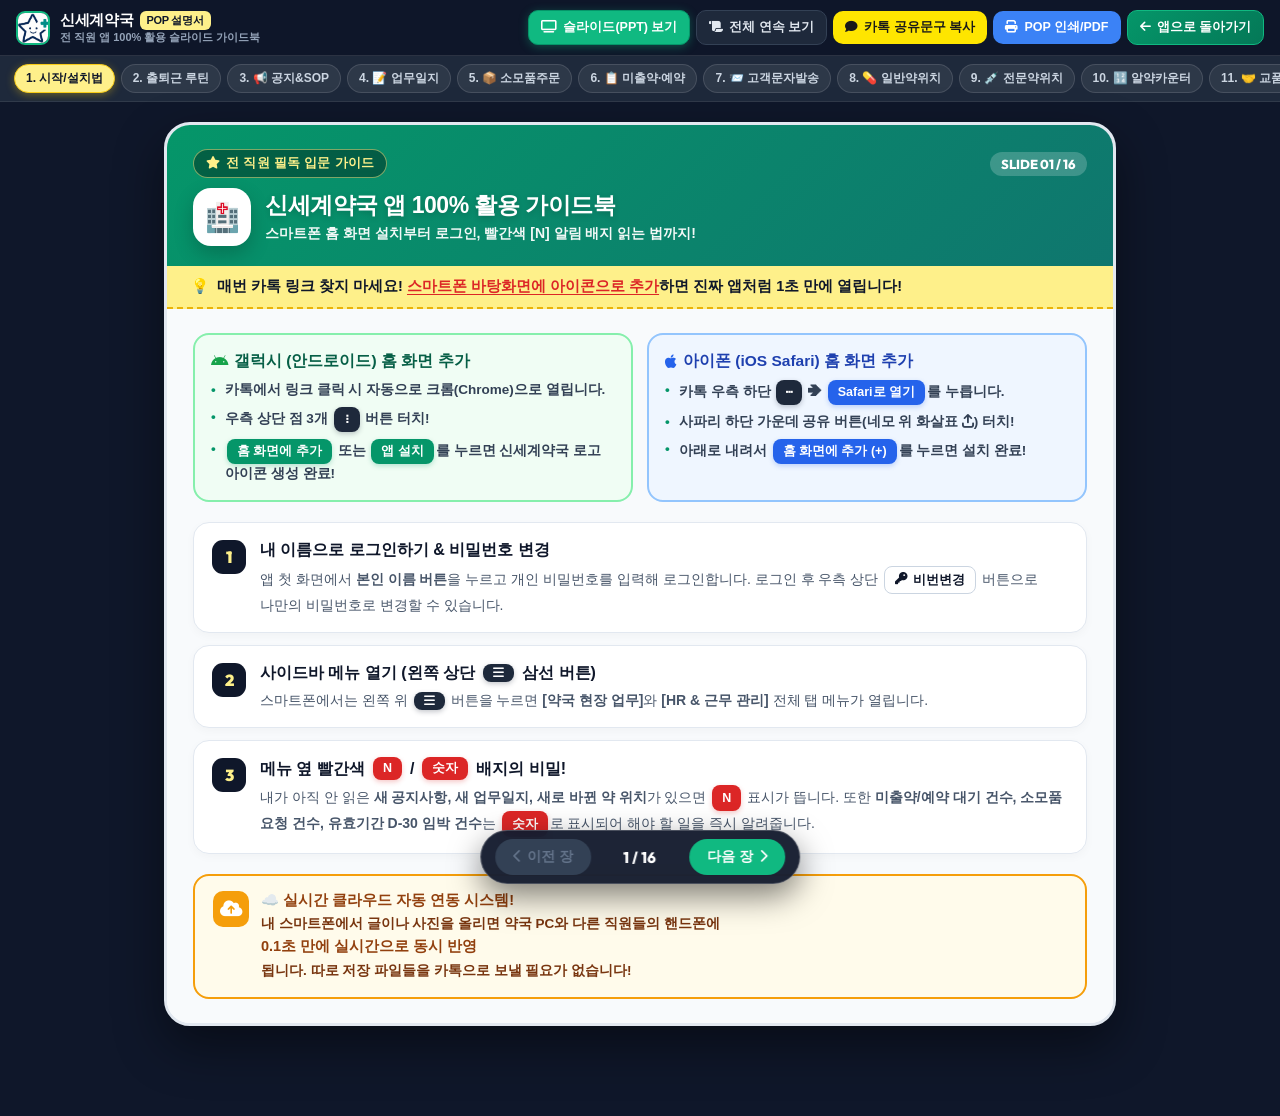
<file: guide.html>
<!DOCTYPE html>
<html lang="ko">
<head>
  <meta charset="UTF-8">
  <meta http-equiv="Cache-Control" content="no-cache, no-store, must-revalidate, max-age=0">
  <meta name="viewport" content="width=device-width, initial-scale=1.0, maximum-scale=1.0, user-scalable=no">
  <title>📘 신세계약국 앱 전 직원 활용 가이드 (POP 슬라이드북)</title>
  <meta name="description" content="신세계약국 HR/OPS 플랫폼 전 탭 상세 사용 설명서 - 출퇴근 루틴, 위치 검색, 미출약 문자, 교품/반품, 근무표/연차 가이드">

  <!-- 파비콘 & 홈화면 아이콘 -->
  <link rel="icon" type="image/jpeg" href="https://garuemma1.github.io/shinsegae_app/logo.jpg">
  <link rel="apple-touch-icon" href="https://garuemma1.github.io/shinsegae_app/logo.jpg">
  <meta name="theme-color" content="#059669">

  <!-- 카카오톡 공유 미리보기 (OpenGraph) -->
  <meta property="og:type" content="website">
  <meta property="og:url" content="https://garuemma1.github.io/shinsegae_app/guide.html">
  <meta property="og:site_name" content="신세계약국 스마트 가이드">
  <meta property="og:locale" content="ko_KR">
  <meta property="og:title" content="📘 [필독] 신세계약국 앱 전 직원 사용설명서 (POP 슬라이드)">
  <meta property="og:description" content="각 탭별 세부 사용법 안내 · 스마트폰으로 옆으로 넘기며 바로 보는 실무 매뉴얼">
  <meta property="og:image" content="https://garuemma1.github.io/shinsegae_app/logo.jpg">

  <!-- 폰트 & 아이콘 -->
  <link rel="stylesheet" href="https://cdnjs.cloudflare.com/ajax/libs/font-awesome/6.4.0/css/all.min.css">
  <link href="https://fonts.googleapis.com/css2?family=Pretendard:wght@400;500;600;700;800;900&family=Outfit:wght@600;700;800;900&display=swap" rel="stylesheet">

  <style>
    :root {
      --primary: #059669;
      --primary-dark: #047857;
      --primary-light: #ecfdf5;
      --accent-yellow: #fef08a;
      --accent-amber: #f59e0b;
      --accent-red: #ef4444;
      --accent-blue: #2563eb;
      --accent-purple: #7c3aed;
      --dark: #0f172a;
      --slate: #475569;
      --border: #e2e8f0;
    }

    * {
      box-sizing: border-box;
      margin: 0;
      padding: 0;
      -webkit-tap-highlight-color: transparent;
    }

    body {
      font-family: 'Pretendard', -apple-system, BlinkMacSystemFont, "Segoe UI", Roboto, sans-serif;
      background: #0f172a;
      color: #0f172a;
      min-height: 100vh;
      display: flex;
      flex-direction: column;
      overflow-x: hidden;
      word-break: keep-all;
    }

    /* ─── 상단 컨트롤 바 ─── */
    .guide-topbar {
      position: sticky;
      top: 0;
      z-index: 1000;
      background: rgba(15, 23, 42, 0.95);
      backdrop-filter: blur(12px);
      border-bottom: 1px solid rgba(255, 255, 255, 0.12);
      padding: 10px 16px;
      display: flex;
      align-items: center;
      justify-content: space-between;
      gap: 10px;
      flex-wrap: wrap;
    }

    .topbar-brand {
      display: flex;
      align-items: center;
      gap: 10px;
      color: #ffffff;
      text-decoration: none;
    }

    .topbar-brand img {
      width: 34px;
      height: 34px;
      border-radius: 9px;
      object-fit: cover;
      border: 2px solid #10b981;
    }

    .topbar-brand-text h1 {
      font-size: 15px;
      font-weight: 900;
      letter-spacing: -0.3px;
      display: flex;
      align-items: center;
      gap: 6px;
    }

    .topbar-brand-text p {
      font-size: 11px;
      color: #94a3b8;
      font-weight: 600;
    }

    .topbar-actions {
      display: flex;
      align-items: center;
      gap: 6px;
      flex-wrap: wrap;
    }

    .top-btn {
      border: none;
      border-radius: 10px;
      padding: 8px 12px;
      font-size: 12.5px;
      font-weight: 800;
      cursor: pointer;
      display: inline-flex;
      align-items: center;
      gap: 6px;
      transition: all 0.2s;
      text-decoration: none;
      white-space: nowrap;
    }

    .top-btn-mode {
      background: #1e293b;
      color: #e2e8f0;
      border: 1px solid #334155;
    }
    .top-btn-mode.active {
      background: #10b981;
      color: #ffffff;
      border-color: #059669;
      box-shadow: 0 2px 10px rgba(16, 185, 129, 0.35);
    }

    .top-btn-kakao {
      background: #fee500;
      color: #191919;
    }
    .top-btn-kakao:hover {
      background: #fada0a;
    }

    .top-btn-print {
      background: #3b82f6;
      color: #ffffff;
    }

    .top-btn-app {
      background: linear-gradient(135deg, #059669 0%, #047857 100%);
      color: #ffffff;
      border: 1px solid #10b981;
    }

    /* ─── 빠른 목차 칩 네비게이션 바 ─── */
    .quick-index-bar {
      background: #1e293b;
      border-bottom: 1px solid rgba(255, 255, 255, 0.08);
      padding: 8px 14px;
      display: flex;
      align-items: center;
      gap: 6px;
      overflow-x: auto;
      scrollbar-width: none;
    }
    .quick-index-bar::-webkit-scrollbar {
      display: none;
    }

    .index-chip {
      background: rgba(255, 255, 255, 0.07);
      color: #cbd5e1;
      border: 1px solid rgba(255, 255, 255, 0.12);
      padding: 5px 11px;
      border-radius: 999px;
      font-size: 12px;
      font-weight: 700;
      white-space: nowrap;
      cursor: pointer;
      transition: all 0.18s;
    }
    .index-chip:hover {
      background: rgba(255, 255, 255, 0.15);
      color: #ffffff;
    }
    .index-chip.active {
      background: #fef08a;
      color: #0f172a;
      border-color: #facc15;
      font-weight: 900;
      box-shadow: 0 2px 8px rgba(250, 204, 21, 0.35);
    }

    /* ─── 메인 슬라이드 스테이지 ─── */
    .stage-wrapper {
      flex: 1;
      display: flex;
      flex-direction: column;
      align-items: center;
      justify-content: flex-start;
      padding: 20px 14px 90px 14px;
      max-width: 980px;
      width: 100%;
      margin: 0 auto;
    }

    /* 슬라이드(PPT) 모드 vs 전체 스크롤 모드 */
    body.mode-slide .pop-slide {
      display: none;
      animation: slideFadeIn 0.28s ease-out;
    }
    body.mode-slide .pop-slide.active {
      display: flex;
    }

    body.mode-scroll .pop-slide {
      display: flex;
      margin-bottom: 32px;
    }

    @keyframes slideFadeIn {
      from { opacity: 0; transform: translateY(8px); }
      to { opacity: 1; transform: translateY(0); }
    }

    /* ─── 개별 POP 슬라이드 카드 ─── */
    .pop-slide {
      width: 100%;
      background: #ffffff;
      border-radius: 26px;
      overflow: hidden;
      box-shadow: 0 20px 50px rgba(0, 0, 0, 0.45);
      border: 3px solid #e2e8f0;
      flex-direction: column;
      position: relative;
    }

    /* POP 슬라이드 헤더 배너 */
    .pop-header {
      padding: 24px 26px 20px 26px;
      color: #ffffff;
      position: relative;
      overflow: hidden;
    }

    .pop-header-top {
      display: flex;
      align-items: center;
      justify-content: space-between;
      gap: 10px;
      margin-bottom: 10px;
    }

    .pop-step-badge {
      display: inline-flex;
      align-items: center;
      gap: 6px;
      background: rgba(0, 0, 0, 0.35);
      backdrop-filter: blur(4px);
      color: #fef08a;
      font-weight: 900;
      font-size: 12.5px;
      padding: 5px 12px;
      border-radius: 999px;
      border: 1.5px solid rgba(254, 240, 138, 0.5);
      letter-spacing: 0.3px;
    }

    .pop-slide-number {
      font-family: 'Outfit', sans-serif;
      font-size: 13px;
      font-weight: 800;
      background: rgba(255, 255, 255, 0.2);
      padding: 4px 11px;
      border-radius: 999px;
    }

    .pop-title-row {
      display: flex;
      align-items: center;
      gap: 14px;
    }

    .pop-big-icon {
      width: 58px;
      height: 58px;
      border-radius: 18px;
      background: #ffffff;
      display: flex;
      align-items: center;
      justify-content: center;
      font-size: 28px;
      flex-shrink: 0;
      box-shadow: 0 8px 20px rgba(0, 0, 0, 0.2);
    }

    .pop-title-text h2 {
      font-size: 23px;
      font-weight: 900;
      line-height: 1.25;
      letter-spacing: -0.5px;
      text-shadow: 0 2px 6px rgba(0,0,0,0.2);
    }

    .pop-title-text p {
      font-size: 14px;
      font-weight: 600;
      opacity: 0.95;
      margin-top: 4px;
      line-height: 1.4;
    }

    /* POP 캐치프레이즈 띠배너 */
    .pop-catchphrase {
      background: #fef08a;
      color: #0f172a;
      padding: 11px 24px;
      font-size: 14.5px;
      font-weight: 900;
      border-bottom: 2px dashed #eab308;
      display: flex;
      align-items: center;
      gap: 8px;
    }

    .pop-catchphrase .hl-red {
      color: #dc2626;
      text-decoration: underline;
      text-underline-offset: 3px;
    }

    /* POP 본문 영역 */
    .pop-body {
      padding: 24px 26px;
      display: flex;
      flex-direction: column;
      gap: 20px;
      background: #f8fafc;
    }

    /* 상황 박스 (언제 쓰나요?) */
    .when-box {
      background: #ffffff;
      border-radius: 18px;
      padding: 16px 20px;
      border: 2px solid #cbd5e1;
      box-shadow: 0 4px 12px rgba(15, 23, 42, 0.03);
    }

    .section-tag {
      display: inline-flex;
      align-items: center;
      gap: 6px;
      font-size: 13px;
      font-weight: 900;
      padding: 4px 12px;
      border-radius: 8px;
      margin-bottom: 12px;
    }

    .tag-when {
      background: #dbeafe;
      color: #1e40af;
    }

    .tag-how {
      background: #dcfce7;
      color: #166534;
    }

    .tag-tip {
      background: #fef3c7;
      color: #92400e;
    }

    .when-grid {
      display: grid;
      grid-template-columns: repeat(auto-fit, minmax(220px, 1fr));
      gap: 10px;
    }

    .when-item {
      background: #f1f5f9;
      border-radius: 12px;
      padding: 11px 14px;
      font-size: 13.5px;
      font-weight: 700;
      color: #1e293b;
      display: flex;
      align-items: flex-start;
      gap: 8px;
      line-height: 1.45;
      border-left: 4px solid #3b82f6;
    }

    /* Step-by-Step 사용 설명 리스트 */
    .steps-container {
      display: flex;
      flex-direction: column;
      gap: 12px;
    }

    .step-card {
      background: #ffffff;
      border-radius: 16px;
      padding: 16px 18px;
      border: 1.5px solid #e2e8f0;
      display: flex;
      align-items: flex-start;
      gap: 14px;
      box-shadow: 0 3px 10px rgba(15, 23, 42, 0.03);
      transition: transform 0.15s;
    }

    .step-num {
      width: 34px;
      height: 34px;
      border-radius: 11px;
      background: #0f172a;
      color: #fef08a;
      font-family: 'Outfit', sans-serif;
      font-size: 16px;
      font-weight: 900;
      display: flex;
      align-items: center;
      justify-content: center;
      flex-shrink: 0;
      margin-top: 1px;
    }

    .step-content {
      flex: 1;
    }

    .step-content h4 {
      font-size: 16px;
      font-weight: 900;
      color: #0f172a;
      margin-bottom: 5px;
      display: flex;
      align-items: center;
      flex-wrap: wrap;
      gap: 6px;
      line-height: 1.35;
    }

    .step-content p {
      font-size: 14px;
      color: #475569;
      line-height: 1.6;
      font-weight: 500;
    }

    /* 실제 앱 버튼 모형 (UI Mockup Pill) */
    .ui-btn-mock {
      display: inline-flex;
      align-items: center;
      gap: 5px;
      padding: 3px 10px;
      border-radius: 8px;
      font-size: 12.5px;
      font-weight: 800;
      background: #059669;
      color: #ffffff;
      box-shadow: 0 2px 5px rgba(5, 150, 105, 0.25);
      vertical-align: middle;
      margin: 0 2px;
    }
    .ui-btn-mock.blue { background: #2563eb; box-shadow: 0 2px 5px rgba(37, 99, 235, 0.25); }
    .ui-btn-mock.amber { background: #d97706; box-shadow: 0 2px 5px rgba(217, 119, 6, 0.25); }
    .ui-btn-mock.red { background: #dc2626; box-shadow: 0 2px 5px rgba(220, 38, 38, 0.25); }
    .ui-btn-mock.purple { background: #7c3aed; box-shadow: 0 2px 5px rgba(124, 58, 237, 0.25); }
    .ui-btn-mock.dark { background: #1e293b; box-shadow: 0 2px 5px rgba(30, 41, 59, 0.25); }
    .ui-btn-mock.outline {
      background: #ffffff;
      color: #0f172a;
      border: 1.5px solid #cbd5e1;
      box-shadow: none;
    }

    /* 형광펜 강조 효과 */
    .mark-yellow {
      background: linear-gradient(transparent 55%, #fef08a 55%);
      font-weight: 800;
      color: #0f172a;
      padding: 0 2px;
    }
    .mark-green {
      background: linear-gradient(transparent 55%, #bbf7d0 55%);
      font-weight: 800;
      color: #065f46;
      padding: 0 2px;
    }

    /* POP 하단 핵심 팁 스티커 박스 */
    .pop-tip-box {
      background: #fffbeb;
      border: 2px solid #f59e0b;
      border-radius: 16px;
      padding: 15px 18px;
      display: flex;
      align-items: flex-start;
      gap: 12px;
    }

    .pop-tip-icon {
      width: 36px;
      height: 36px;
      border-radius: 10px;
      background: #f59e0b;
      color: #ffffff;
      display: flex;
      align-items: center;
      justify-content: center;
      font-size: 18px;
      flex-shrink: 0;
    }

    .pop-tip-text {
      flex: 1;
    }

    .pop-tip-text strong {
      display: block;
      font-size: 14.5px;
      font-weight: 900;
      color: #92400e;
      margin-bottom: 4px;
    }

    .pop-tip-text p {
      font-size: 13.5px;
      color: #78350f;
      line-height: 1.55;
      font-weight: 600;
    }

    /* 2단 비교 그리드 */
    .two-col-grid {
      display: grid;
      grid-template-columns: repeat(auto-fit, minmax(260px, 1fr));
      gap: 14px;
    }

    .mini-pop-card {
      background: #ffffff;
      border: 2px solid #e2e8f0;
      border-radius: 16px;
      padding: 16px;
    }

    .mini-pop-card h4 {
      font-size: 15.5px;
      font-weight: 900;
      margin-bottom: 8px;
      display: flex;
      align-items: center;
      gap: 6px;
    }

    .mini-pop-card ul {
      list-style: none;
      display: flex;
      flex-direction: column;
      gap: 7px;
    }

    .mini-pop-card li {
      font-size: 13.5px;
      color: #334155;
      line-height: 1.5;
      font-weight: 600;
      padding-left: 14px;
      position: relative;
    }
    .mini-pop-card li::before {
      content: "•";
      position: absolute;
      left: 0;
      color: #059669;
      font-weight: 900;
    }

    /* ─── 하단 고정 슬라이드 리모컨 (PPT 네비게이터) ─── */
    .slide-remote {
      position: fixed;
      bottom: 16px;
      left: 50%;
      transform: translateX(-50%);
      z-index: 1000;
      background: rgba(15, 23, 42, 0.94);
      backdrop-filter: blur(12px);
      border: 1.5px solid rgba(255, 255, 255, 0.2);
      border-radius: 999px;
      padding: 8px 14px;
      display: flex;
      align-items: center;
      gap: 14px;
      box-shadow: 0 12px 32px rgba(0, 0, 0, 0.5);
    }

    body.mode-scroll .slide-remote {
      display: none;
    }

    .remote-btn {
      background: #10b981;
      color: #ffffff;
      border: none;
      border-radius: 999px;
      padding: 9px 18px;
      font-size: 13.5px;
      font-weight: 900;
      cursor: pointer;
      display: flex;
      align-items: center;
      gap: 6px;
      transition: all 0.15s;
    }
    .remote-btn:hover {
      background: #059669;
    }
    .remote-btn:disabled {
      background: #334155;
      color: #64748b;
      cursor: not-allowed;
    }

    .remote-status {
      color: #ffffff;
      font-family: 'Outfit', sans-serif;
      font-size: 15px;
      font-weight: 800;
      min-width: 70px;
      text-align: center;
    }

    /* 토스트 알림 */
    #guide-toast {
      position: fixed;
      top: 76px;
      left: 50%;
      transform: translateX(-50%);
      background: #0f172a;
      color: #fef08a;
      border: 2px solid #facc15;
      padding: 12px 22px;
      border-radius: 16px;
      font-size: 13.5px;
      font-weight: 800;
      z-index: 9999;
      box-shadow: 0 12px 30px rgba(0,0,0,0.45);
      display: none;
      text-align: center;
      max-width: 92vw;
    }

    /* ─── 모바일 최적화 ─── */
    @media (max-width: 640px) {
      .guide-topbar {
        padding: 8px 12px;
      }
      .topbar-brand-text p {
        display: none;
      }
      .pop-header {
        padding: 18px 18px 16px 18px;
      }
      .pop-big-icon {
        width: 48px;
        height: 48px;
        font-size: 22px;
        border-radius: 14px;
      }
      .pop-title-text h2 {
        font-size: 18.5px;
      }
      .pop-title-text p {
        font-size: 12.5px;
      }
      .pop-catchphrase {
        padding: 9px 16px;
        font-size: 13px;
      }
      .pop-body {
        padding: 16px;
        gap: 14px;
      }
      .step-card {
        padding: 13px 14px;
        gap: 10px;
      }
      .step-content h4 {
        font-size: 14.5px;
      }
      .step-content p {
        font-size: 13px;
      }
      .remote-btn {
        padding: 8px 14px;
        font-size: 12.5px;
      }
    }

    /* ─── 🖨️ A4 POP / 유인물 인쇄 전용 스타일 ─── */
    @media print {
      body {
        background: #ffffff !important;
      }
      .guide-topbar,
      .quick-index-bar,
      .slide-remote,
      #guide-toast {
        display: none !important;
      }
      .stage-wrapper {
        padding: 0 !important;
        max-width: 100% !important;
      }
      .pop-slide {
        display: flex !important;
        box-shadow: none !important;
        border: 2px solid #94a3b8 !important;
        page-break-after: always;
        break-after: page;
        margin-bottom: 0 !important;
        border-radius: 16px !important;
      }
      * {
        -webkit-print-color-adjust: exact !important;
        print-color-adjust: exact !important;
      }
    }
  </style>
</head>
<body class="mode-slide">

  <!-- 토스트 알림 -->
  <div id="guide-toast"></div>

  <!-- 1. 상단 컨트롤 헤더 -->
  <header class="guide-topbar">
    <a href="index.html" class="topbar-brand">
      <img src="logo.jpg" alt="신세계약국 로고">
      <div class="topbar-brand-text">
        <h1>신세계약국 <span style="background:#fef08a; color:#0f172a; font-size:11px; padding:2px 7px; border-radius:6px; font-weight:900;">POP 설명서</span></h1>
        <p>전 직원 앱 100% 활용 슬라이드 가이드북</p>
      </div>
    </a>

    <div class="topbar-actions">
      <button type="button" id="btn-mode-slide" class="top-btn top-btn-mode active" onclick="setViewMode('slide')">
        <i class="fas fa-tv"></i> <span>슬라이드(PPT) 보기</span>
      </button>
      <button type="button" id="btn-mode-scroll" class="top-btn top-btn-mode" onclick="setViewMode('scroll')">
        <i class="fas fa-scroll"></i> <span>전체 연속 보기</span>
      </button>
      <button type="button" class="top-btn top-btn-kakao" onclick="copyKakaoShareText()">
        <i class="fas fa-comment"></i> <span>카톡 공유문구 복사</span>
      </button>
      <button type="button" class="top-btn top-btn-print" onclick="printAllSlides()">
        <i class="fas fa-print"></i> <span>POP 인쇄/PDF</span>
      </button>
      <a href="index.html" class="top-btn top-btn-app">
        <i class="fas fa-arrow-left"></i> <span>앱으로 돌아가기</span>
      </a>
    </div>
  </header>

  <!-- 2. 상단 15개 슬라이드 빠른 이동 칩 바 -->
  <nav class="quick-index-bar" id="quick-index-bar">
    <button class="index-chip active" onclick="goToSlide(0)">1. 시작/설치법</button>
    <button class="index-chip" onclick="goToSlide(1)">2. 출퇴근 루틴</button>
    <button class="index-chip" onclick="goToSlide(2)">3. 📢 공지&SOP</button>
    <button class="index-chip" onclick="goToSlide(3)">4. 📝 업무일지</button>
    <button class="index-chip" onclick="goToSlide(4)">5. 📦 소모품주문</button>
    <button class="index-chip" onclick="goToSlide(5)">6. 📋 미출약·예약</button>
    <button class="index-chip" onclick="goToSlide(6)">7. 📨 고객문자발송</button>
    <button class="index-chip" onclick="goToSlide(7)">8. 💊 일반약위치</button>
    <button class="index-chip" onclick="goToSlide(8)">9. 💉 전문약위치</button>
    <button class="index-chip" onclick="goToSlide(9)">10. 🔢 알약카운터</button>
    <button class="index-chip" onclick="goToSlide(10)">11. 🤝 교품·불용재고</button>
    <button class="index-chip" onclick="goToSlide(11)">12. ⏳ 유효기간·반품</button>
    <button class="index-chip" onclick="goToSlide(12)">13. 📅 근무스케줄</button>
    <button class="index-chip" onclick="goToSlide(13)">14. 🌴 연차신청</button>
    <button class="index-chip" onclick="goToSlide(14)">15. 🛍️ 직원할인구매</button>
    <button class="index-chip" onclick="goToSlide(15)">16. 📜 규칙&연락망</button>
  </nav>

  <!-- 3. 메인 슬라이드 컨테이너 (총 16장) -->
  <main class="stage-wrapper" id="slides-container">

    <!-- =====================================================================
         SLIDE 01 : 표지 & 스마트폰 앱 설치 / 로그인 / N 뱃지 원리
    ====================================================================== -->
    <section class="pop-slide active" data-index="0">
      <div class="pop-header" style="background: linear-gradient(135deg, #059669 0%, #0f766e 100%);">
        <div class="pop-header-top">
          <span class="pop-step-badge"><i class="fas fa-star"></i> 전 직원 필독 입문 가이드</span>
          <span class="pop-slide-number">SLIDE 01 / 16</span>
        </div>
        <div class="pop-title-row">
          <div class="pop-big-icon" style="color:#059669;">🏥</div>
          <div class="pop-title-text">
            <h2>신세계약국 앱 100% 활용 가이드북</h2>
            <p>스마트폰 홈 화면 설치부터 로그인, 빨간색 [N] 알림 배지 읽는 법까지!</p>
          </div>
        </div>
      </div>

      <div class="pop-catchphrase">
        <span>💡</span>
        <span>매번 카톡 링크 찾지 마세요! <span class="hl-red">스마트폰 바탕화면에 아이콘으로 추가</span>하면 진짜 앱처럼 1초 만에 열립니다!</span>
      </div>

      <div class="pop-body">
        <div class="two-col-grid">
          <div class="mini-pop-card" style="border-color:#86efac; background:#f0fdf4;">
            <h4 style="color:#065f46;"><i class="fab fa-android" style="color:#16a34a;"></i> 갤럭시 (안드로이드) 홈 화면 추가</h4>
            <ul>
              <li>카톡에서 링크 클릭 시 <strong>자동으로 크롬(Chrome)</strong>으로 열립니다.</li>
              <li>우측 상단 점 3개 <span class="ui-btn-mock dark">⋮</span> 버튼 터치!</li>
              <li><span class="ui-btn-mock">홈 화면에 추가</span> 또는 <span class="ui-btn-mock">앱 설치</span>를 누르면 신세계약국 로고 아이콘 생성 완료!</li>
            </ul>
          </div>
          <div class="mini-pop-card" style="border-color:#93c5fd; background:#eff6ff;">
            <h4 style="color:#1e40af;"><i class="fab fa-apple" style="color:#2563eb;"></i> 아이폰 (iOS Safari) 홈 화면 추가</h4>
            <ul>
              <li>카톡 우측 하단 <span class="ui-btn-mock dark">⋯</span> ➔ <span class="ui-btn-mock blue">Safari로 열기</span>를 누릅니다.</li>
              <li>사파리 하단 가운데 <strong>공유 버튼(네모 위 화살표 <i class="fas fa-arrow-up-from-bracket"></i>)</strong> 터치!</li>
              <li>아래로 내려서 <span class="ui-btn-mock blue">홈 화면에 추가 (+)</span>를 누르면 설치 완료!</li>
            </ul>
          </div>
        </div>

        <div class="steps-container">
          <div class="step-card">
            <div class="step-num">1</div>
            <div class="step-content">
              <h4>내 이름으로 로그인하기 & 비밀번호 변경</h4>
              <p>앱 첫 화면에서 <strong>본인 이름 버튼</strong>을 누르고 개인 비밀번호를 입력해 로그인합니다. 로그인 후 우측 상단 <span class="ui-btn-mock outline"><i class="fas fa-key"></i> 비번변경</span> 버튼으로 나만의 비밀번호로 변경할 수 있습니다.</p>
            </div>
          </div>

          <div class="step-card">
            <div class="step-num">2</div>
            <div class="step-content">
              <h4>사이드바 메뉴 열기 (왼쪽 상단 <span class="ui-btn-mock dark"><i class="fas fa-bars"></i></span> 삼선 버튼)</h4>
              <p>스마트폰에서는 왼쪽 위 <span class="ui-btn-mock dark"><i class="fas fa-bars"></i></span> 버튼을 누르면 <strong>[약국 현장 업무]</strong>와 <strong>[HR & 근무 관리]</strong> 전체 탭 메뉴가 열립니다.</p>
            </div>
          </div>

          <div class="step-card">
            <div class="step-num">3</div>
            <div class="step-content">
              <h4>메뉴 옆 빨간색 <span class="ui-btn-mock red">N</span> / <span class="ui-btn-mock red">숫자</span> 배지의 비밀!</h4>
              <p>내가 아직 안 읽은 <strong>새 공지사항, 새 업무일지, 새로 바뀐 약 위치</strong>가 있으면 <span class="ui-btn-mock red">N</span> 표시가 뜹니다. 또한 <strong>미출약/예약 대기 건수, 소모품 요청 건수, 유효기간 D-30 임박 건수</strong>는 <span class="ui-btn-mock red">숫자</span>로 표시되어 해야 할 일을 즉시 알려줍니다.</p>
            </div>
          </div>
        </div>

        <div class="pop-tip-box">
          <div class="pop-tip-icon"><i class="fas fa-cloud-arrow-up"></i></div>
          <div class="pop-tip-text">
            <strong>☁️ 실시간 클라우드 자동 연동 시스템!</strong>
            <p>내 스마트폰에서 글이나 사진을 올리면 약국 PC와 다른 직원들의 핸드폰에 <strong>0.1초 만에 실시간으로 동시 반영</strong>됩니다. 따로 저장 파일들을 카톡으로 보낼 필요가 없습니다!</p>
          </div>
        </div>
      </div>
    </section>

    <!-- =====================================================================
         SLIDE 02 : 출퇴근 루틴 POP (하루 3단계 핵심 요약)
    ====================================================================== -->
    <section class="pop-slide" data-index="1">
      <div class="pop-header" style="background: linear-gradient(135deg, #2563eb 0%, #1d4ed8 100%);">
        <div class="pop-header-top">
          <span class="pop-step-badge"><i class="fas fa-clock"></i> 하루 3분 스마트 습관</span>
          <span class="pop-slide-number">SLIDE 02 / 16</span>
        </div>
        <div class="pop-title-row">
          <div class="pop-big-icon" style="color:#2563eb;">⏰</div>
          <div class="pop-title-text">
            <h2>전 직원 출근 · 근무 · 퇴근 핵심 루틴</h2>
            <p>"앱에 탭이 많아서 언제 뭘 봐야 할지 모르겠어요!" ➔ 딱 이 순서대로만 하세요!</p>
          </div>
        </div>
      </div>

      <div class="pop-catchphrase">
        <span>🔥</span>
        <span>출근해서 <span class="hl-red">공지·업무일지 확인(1분)</span> ➔ 근무 중 <span class="hl-red">위치·미출약 활용</span> ➔ 퇴근 전 <span class="hl-red">인수인계 1줄!</span></span>
      </div>

      <div class="pop-body">
        <div class="steps-container">
          <div class="step-card" style="border-left: 6px solid #059669;">
            <div class="step-num" style="background:#059669;">AM</div>
            <div class="step-content">
              <h4>🌅 [출근 직후 1분] 상단 <span class="ui-btn-mock dark">📰 데일리 3초 브리핑</span> & 빨간 <span class="ui-btn-mock red">N</span> 배지 확인!</h4>
              <p>
                ① <strong>📰 상단 데일리 3초 브리핑 바</strong> : 화면 맨 위 요약 바에서 오늘 근무자, 미확인 업무일지, 미출약, 초긴급 반품 건수를 3초 만에 훑어보세요! (클릭 시 해당 탭으로 즉시 점프하며, <code>어제 / 오늘 / 내일</code> 전환 가능)<br>
                ② <strong>📢 공지사항 & 📝 약국 업무일지</strong> : 사이드바에 빨간 <span class="ui-btn-mock red">N</span>이 떠 있다면 새 지침과 앞 타임 근무자의 인수인계를 읽고 <span class="ui-btn-mock">✅ 확인</span> 버튼을 눌러주세요!
              </p>
            </div>
          </div>

          <div class="step-card" style="border-left: 6px solid #2563eb;">
            <div class="step-num" style="background:#2563eb;">ON</div>
            <div class="step-content">
              <h4>💊 [근무 중 수시] 물어보는 대신 앱으로 3초 해결!</h4>
              <p>
                • 손님/처방전 약 위치 모를 때 ➔ <strong>💊 일반약 위치 관리</strong> / <strong>💉 전문약 위치 관리</strong> 검색<br>
                • 처방약이 모자라거나(미출) 손님이 약을 예약할 때 ➔ <strong>📋 환자 예약·미출 & 고객문자</strong> 등록 및 문자 발송<br>
                • 약봉투·롤지·라벨지가 떨어져 갈 때 ➔ <strong>📦 약국 소모품 관리</strong>에서 즉시 요청 등록<br>
                • 옆 약국과 약을 빌리고 빌려줄 때 ➔ <strong>🤝 인근약국 교품 대장</strong>에 즉시 기록
              </p>
            </div>
          </div>

          <div class="step-card" style="border-left: 6px solid #d97706;">
            <div class="step-num" style="background:#d97706;">PM</div>
            <div class="step-content">
              <h4>🌙 [교대 / 퇴근 전 1분] 다음 근무자를 위한 배려 한 줄!</h4>
              <p>
                • 다음 근무자가 알아야 할 사항은 단톡방 대신 <strong>📝 약국 업무일지</strong>에 기록해 두세요.<br>
                • 새로 진열 위치를 바꾼 약이 있다면 <strong>💊 위치 관리</strong>에서 사진과 위치를 업데이트해 주세요.
              </p>
            </div>
          </div>
        </div>

        <div class="pop-tip-box">
          <div class="pop-tip-icon"><i class="fas fa-thumbs-up"></i></div>
          <div class="pop-tip-text">
            <strong>왜 단톡방 대신 앱에 기록하나요?</strong>
            <p>카카오톡 단체방은 잡담이나 다른 카톡에 밀려 중요한 인수인계(미출약, 교품, 품절)가 쉽게 잊혀집니다. 앱에 등록하면 <strong>해결될 때까지 상단에 고정되고 확인자 이름이 남아</strong> 업무 사고가 0건이 됩니다!</p>
          </div>
        </div>
      </div>
    </section>

    <!-- =====================================================================
         SLIDE 03 : 탭 01. 공지사항 & 업무 SOP
    ====================================================================== -->
    <section class="pop-slide" data-index="2">
      <div class="pop-header" style="background: linear-gradient(135deg, #059669 0%, #047857 100%);">
        <div class="pop-header-top">
          <span class="pop-step-badge"><i class="fas fa-cubes"></i> 약국 현장 업무 · 탭 01</span>
          <span class="pop-slide-number">SLIDE 03 / 16</span>
        </div>
        <div class="pop-title-row">
          <div class="pop-big-icon" style="color:#059669;">📢</div>
          <div class="pop-title-text">
            <h2>공지사항 & 업무 SOP (표준매뉴얼)</h2>
            <p>신세계약국의 모든 공식 전달사항과 업무 처리 기준(SOP)이 모여 있는 도서관</p>
          </div>
        </div>
      </div>

      <div class="pop-catchphrase">
        <span>📌</span>
        <span>헷갈리는 약국 업무 규칙! 옆 사람에게 물어보기 전에 <span class="hl-red">SOP 검색창에 키워드</span>를 쳐보세요!</span>
      </div>

      <div class="pop-body">
        <div class="when-box">
          <span class="section-tag tag-when"><i class="fas fa-bolt"></i> 이럴 때 사용하세요!</span>
          <div class="when-grid">
            <div class="when-item">✅ 출근 시 사이드바 공지사항 옆에 빨간 <strong>[N]</strong> 배지가 떠 있을 때</div>
            <div class="when-item">✅ 오픈/마감 수칙, 조제실 기기 관리, 행정 처리 방법이 기억 안 날 때</div>
            <div class="when-item">✅ 전 직원에게 공식적으로 공유해야 할 업무 수칙이 생겼을 때</div>
          </div>
        </div>

        <div class="steps-container">
          <div class="step-card">
            <div class="step-num">1</div>
            <div class="step-content">
              <h4>4대 카테고리 필터로 원하는 지침 빠르게 찾기</h4>
              <p>상단 요약 카드 또는 탭 버튼(<span class="ui-btn-mock outline">🚨 긴급/근무</span> <span class="ui-btn-mock outline">💊 조제/투약</span> <span class="ui-btn-mock outline">🌴 인사/휴가</span> <span class="ui-btn-mock outline">📢 일반공지</span>)을 누르면 해당 분야의 공지와 SOP만 모아서 볼 수 있습니다.</p>
            </div>
          </div>

          <div class="step-card">
            <div class="step-num">2</div>
            <div class="step-content">
              <h4>실시간 키워드 검색창 활용</h4>
              <p>검색창에 <span class="mark-yellow">"마감", "향정", "비대면", "반품"</span> 등 단어만 입력하면 제목과 본문 전체에서 관련된 업무 매뉴얼을 0.1초 만에 찾아줍니다.</p>
            </div>
          </div>

          <div class="step-card">
            <div class="step-num">3</div>
            <div class="step-content">
              <h4>새 공지사항 작성 및 중요 공지 상단 고정</h4>
              <p>우측 상단 <span class="ui-btn-mock"><i class="fas fa-plus"></i> 새 공지사항 작성</span> 버튼을 눌러 카테고리와 내용을 입력하고 등록할 수 있습니다. (중요 체크 시 리스트 최상단에 고정됩니다)</p>
            </div>
          </div>
        </div>

        <div class="pop-tip-box">
          <div class="pop-tip-icon"><i class="fas fa-bell"></i></div>
          <div class="pop-tip-text">
            <strong>알아두면 좋은 꿀팁!</strong>
            <p>기존 공지사항의 내용이 <strong>수정(업데이트)</strong>되더라도 전 직원의 사이드바에 다시 <span class="ui-btn-mock red">N</span> 배지가 점등되어 변경된 지침을 놓치지 않게 알려줍니다.</p>
          </div>
        </div>
      </div>
    </section>

    <!-- =====================================================================
         SLIDE 04 : 탭 02. 약국 업무일지 & 인수인계
    ====================================================================== -->
    <section class="pop-slide" data-index="3">
      <div class="pop-header" style="background: linear-gradient(135deg, #0d9488 0%, #0f766e 100%);">
        <div class="pop-header-top">
          <span class="pop-step-badge"><i class="fas fa-cubes"></i> 약국 현장 업무 · 탭 02</span>
          <span class="pop-slide-number">SLIDE 04 / 16</span>
        </div>
        <div class="pop-title-row">
          <div class="pop-big-icon" style="color:#0d9488;">📝</div>
          <div class="pop-title-text">
            <h2>약국 업무일지 & 교대 인수인계</h2>
            <p>오전조 ↔ 오후조 ↔ 주말조 빈틈없는 업무 소통! 사진 첨부 및 확인자 서명 지원</p>
          </div>
        </div>
      </div>

      <div class="pop-catchphrase">
        <span>✍️</span>
        <span>교대 근무자 전달사항은 100% 이곳에! 읽은 직원은 반드시 <span class="hl-red">[✅ 확인] 버튼을 눌러 이름을 남겨주세요!</span></span>
      </div>

      <div class="pop-body">
        <div class="when-box">
          <span class="section-tag tag-when"><i class="fas fa-bolt"></i> 이럴 때 사용하세요!</span>
          <div class="when-grid">
            <div class="when-item">🔴 특정 약품이 일시 품절되었거나 도매상 입고 지연 소식이 있을 때</div>
            <div class="when-item">🟡 오후에 재방문하기로 한 환자 특이사항이나 영수증 재발급 건</div>
            <div class="when-item">📸 파손된 약품 사진, 거래명세서, 처방전 참고 사진을 공유할 때</div>
          </div>
        </div>

        <div class="steps-container">
          <div class="step-card">
            <div class="step-num">1</div>
            <div class="step-content">
              <h4>상황에 맞는 말머리(태그)를 골라 인수인계 등록</h4>
              <p>일지 작성 시 <span class="ui-btn-mock red">🔴 품절</span> <span class="ui-btn-mock amber">🟡 환자전달</span> <span class="ui-btn-mock">🟢 주문요청</span> <span class="ui-btn-mock blue">🔵 조제주의</span> <span class="ui-btn-mock dark">⚪ 메모</span> 중 태그를 선택하고 내용을 적습니다. 스마트폰 카메라로 사진도 바로 찍어 올릴 수 있습니다.</p>
            </div>
          </div>

          <div class="step-card">
            <div class="step-num">2</div>
            <div class="step-content">
              <h4>내용을 읽었으면 <span class="ui-btn-mock">✅ 확인 체크</span> 터치! (실명 기록)</h4>
              <p>인수인계 글을 읽은 직원이 확인 버튼을 누르면 카드 하단에 <span class="mark-green">"✓ 권명주, 양윤지 확인함"</span>처럼 확인한 직원 이름이 실시간으로 표시됩니다.</p>
            </div>
          </div>

          <div class="step-card">
            <div class="step-num">3</div>
            <div class="step-content">
              <h4>해결된 업무는 [완료] 처리 ➔ 월간 달력에 자동 보관</h4>
              <p>전달사항이 모두 해결되면 상태를 완료로 변경하세요. 완료된 일지는 사라지지 않고 상단 <strong>월간 히스토리 달력</strong>에 날짜별로 차곡차곡 보관되어 언제든 다시 조회할 수 있습니다.</p>
            </div>
          </div>
        </div>

        <div class="pop-tip-box">
          <div class="pop-tip-icon"><i class="fas fa-camera"></i></div>
          <div class="pop-tip-text">
            <strong>사진 용량 걱정 NO!</strong>
            <p>핸드폰 고화질 사진으로 찍어 올려도 앱이 <strong>자동으로 100KB 이하 고선명 이미지로 초고속 압축</strong>하여 업로드하므로 데이터 걱정 없이 사진을 적극 첨부해 주세요!</p>
          </div>
        </div>
      </div>
    </section>

    <!-- =====================================================================
         SLIDE 05 : 탭 03. 약국 소모품 관리 & 주문 시스템
    ====================================================================== -->
    <section class="pop-slide" data-index="4">
      <div class="pop-header" style="background: linear-gradient(135deg, #10b981 0%, #059669 100%);">
        <div class="pop-header-top">
          <span class="pop-step-badge"><i class="fas fa-cubes"></i> 약국 현장 업무 · 탭 03</span>
          <span class="pop-slide-number">SLIDE 05 / 16</span>
        </div>
        <div class="pop-title-row">
          <div class="pop-big-icon" style="color:#10b981;">📦</div>
          <div class="pop-title-text">
            <h2>약국 소모품 관리 & 주문 시스템</h2>
            <p>전산봉투 · 약봉투 · 조제약포지 · 영수증롤 · 라벨지 품절 사고 원천 차단!</p>
          </div>
        </div>
      </div>

      <div class="pop-catchphrase">
        <span>🚨</span>
        <span>소모품이 완전히 다 떨어진 뒤에 말하면 늦습니다! <span class="hl-red">마지막 1~2박스(롤)를 뜯을 때 즉시 요청</span>을 올려주세요!</span>
      </div>

      <div class="pop-body">
        <div class="when-box">
          <span class="section-tag tag-when"><i class="fas fa-bolt"></i> 이럴 때 사용하세요!</span>
          <div class="when-grid">
            <div class="when-item">📦 창고에서 약봉투, ATC 약포지, 시럽병 마지막 박스를 개봉했을 때</div>
            <div class="when-item">🧾 카드단말기 영수증 롤지, 약국 라벨지, 쇼핑백 재고가 부족할 때</div>
            <div class="when-item">🚚 내가 신청한 소모품이 현재 '주문 진행 중'인지 확인하고 싶을 때</div>
          </div>
        </div>

        <div class="steps-container">
          <div class="step-card">
            <div class="step-num">1</div>
            <div class="step-content">
              <h4>우측 상단 <span class="ui-btn-mock"><i class="fas fa-plus-circle"></i> + 신규 소모품 요청 올리기</span> 클릭</h4>
              <p>자주 쓰는 소모품 카탈로그에서 품목을 선택하거나 직접 품목명을 입력하고, <strong>필요 수량</strong>과 <strong>긴급도(일반 / ⚡긴급)</strong>를 선택해 등록합니다.</p>
            </div>
          </div>

          <div class="step-card">
            <div class="step-num">2</div>
            <div class="step-content">
              <h4>3단계 진행 상태 실시간 확인 (<span class="ui-btn-mock amber">⏳ 요청대기</span> ➔ <span class="ui-btn-mock blue">🚚 주문완료</span> ➔ <span class="ui-btn-mock">✅ 입고완료</span>)</h4>
              <p>직원이 요청을 올리면 약국장님께 즉시 알림이 가며, 주문이 들어가면 <span class="ui-btn-mock blue">🚚 주문 진행 중</span>으로 바뀌어 중복 신청을 막아줍니다.</p>
            </div>
          </div>

          <div class="step-card">
            <div class="step-num">3</div>
            <div class="step-content">
              <h4>택배/물품이 도착하면 <span class="ui-btn-mock">✅ 입고 완료</span> 처리!</h4>
              <p>주문한 소모품이 약국에 배송되면 박스를 정리한 후 상태를 입고 완료로 눌러 마무리합니다.</p>
            </div>
          </div>
        </div>

        <div class="pop-tip-box">
          <div class="pop-tip-icon"><i class="fas fa-bolt"></i></div>
          <div class="pop-tip-text">
            <strong>⚡ 긴급(URGENT) 체크 기능!</strong>
            <p>당장 내일 쓸 재고도 부족한 비상 상황이라면 요청 시 <strong>[⚡긴급]</strong>으로 체크하세요. 상단 대시보드에 빨간 번개 아이콘이 깜빡이며 최우선으로 표시됩니다.</p>
          </div>
        </div>
      </div>
    </section>

    <!-- =====================================================================
         SLIDE 06 : 탭 04-1. 환자 예약·미출 관리 (처방 미출약 & 일반약 예약)
    ====================================================================== -->
    <section class="pop-slide" data-index="5">
      <div class="pop-header" style="background: linear-gradient(135deg, #0284c7 0%, #0369a1 100%);">
        <div class="pop-header-top">
          <span class="pop-step-badge"><i class="fas fa-cubes"></i> 약국 현장 업무 · 탭 04 (파트 1)</span>
          <span class="pop-slide-number">SLIDE 06 / 16</span>
        </div>
        <div class="pop-title-row">
          <div class="pop-big-icon" style="color:#0284c7;">📋</div>
          <div class="pop-title-text">
            <h2>환자 예약·미출 관리 (처방 미출약 & 예약주문)</h2>
            <p>처방전 부족약(미출)부터 고가 영양제 예약 주문·선결제 잔액까지 완벽 추적!</p>
          </div>
        </div>
      </div>

      <div class="pop-catchphrase">
        <span>🎯</span>
        <span>미출약 봉투만 조제실에 방치하지 마세요! <span class="hl-red">앱에 등록하면 주문➔조제➔문자➔수령까지 5단계</span>로 관리됩니다!</span>
      </div>

      <div class="pop-body">
        <div class="two-col-grid">
          <div class="mini-pop-card" style="border-color:#7dd3fc; background:#f0f9ff;">
            <h4 style="color:#0369a1;">💊 서브탭 1: 처방약 미출약 관리</h4>
            <ul>
              <li>처방 조제 시 재고가 부족해 못 드린 약(미출약)을 등록합니다.</li>
              <li><strong>입력 항목</strong>: 환자명, 연락처, 처방병원, 미출약품명, 도매상 주문처, <strong>약 보관위치</strong></li>
              <li><strong>5단계 파이프라인</strong>:<br>
                <code>1.미출접수</code> ➔ <code>2.주문완료</code> ➔ <code>3.조제완료</code> ➔ <code>4.수령대기</code> ➔ <code>5.수령완료</code></li>
            </ul>
          </div>
          <div class="mini-pop-card" style="border-color:#c4b5fd; background:#f5f3ff;">
            <h4 style="color:#5b21b6;">📦 서브탭 2: 일반약·건기식 예약 주문</h4>
            <ul>
              <li>고객이 별도 주문 요청한 일반의약품·영양제를 등록합니다.</li>
              <li><strong>결제 상태 관리</strong>: <span class="mark-yellow">완납 / 계약금(선금) / 미결제 잔액</span>을 정확히 기록하여 수령 시 결제 누락을 방지합니다.</li>
              <li>수령 방식(방문수령 / 택배발송) 및 제품 사진 첨부 가능!</li>
            </ul>
          </div>
        </div>

        <div class="steps-container">
          <div class="step-card">
            <div class="step-num">1</div>
            <div class="step-content">
              <h4>약이 입고되어 조제를 마쳤다면? ➔ 반드시 <span class="mark-green">[보관 위치]</span>를 적어주세요!</h4>
              <p>다른 근무자가 환자가 오셨을 때 헤매지 않도록 <span class="mark-yellow">"조제실 미출바구니 1번", "카운터 우측 서랍"</span> 등 보관 위치를 적어두면 누구든 3초 만에 찾아서 드릴 수 있습니다.</p>
            </div>
          </div>

          <div class="step-card">
            <div class="step-num">2</div>
            <div class="step-content">
              <h4>카드 내 <span class="ui-btn-mock blue"><i class="fas fa-envelope"></i> 문자 발송</span> 버튼 원터치 연동!</h4>
              <p>미출약이 조제 완료되었거나 예약 상품이 도착했을 때 카드에 있는 <span class="ui-btn-mock blue">✉️ 문자 발송</span> 버튼을 누르면, <strong>환자 성함·연락처·약품명·보관위치가 문자 발송 센터로 자동 입력</strong>됩니다!</p>
            </div>
          </div>
        </div>
      </div>
    </section>

    <!-- =====================================================================
         SLIDE 07 : 탭 04-2. 고객 안내 문자 발송 센터
    ====================================================================== -->
    <section class="pop-slide" data-index="6">
      <div class="pop-header" style="background: linear-gradient(135deg, #0369a1 0%, #1e40af 100%);">
        <div class="pop-header-top">
          <span class="pop-step-badge"><i class="fas fa-cubes"></i> 약국 현장 업무 · 탭 04 (파트 2)</span>
          <span class="pop-slide-number">SLIDE 07 / 16</span>
        </div>
        <div class="pop-title-row">
          <div class="pop-big-icon" style="color:#1e40af;">📨</div>
          <div class="pop-title-text">
            <h2>고객 안내 문자 발송 센터 (6대 공식 템플릿)</h2>
            <p>약국 계좌번호·영업시간·안내 멘트를 일일이 타이핑하지 마세요! 3초 자동 완성!</p>
          </div>
        </div>
      </div>

      <div class="pop-catchphrase">
        <span>📱</span>
        <span>고객명과 금액만 치면 <span class="hl-red">[신세계약국] 공식 안내문 + 입금계좌 + 영업시간</span>이 자동으로 완성됩니다!</span>
      </div>

      <div class="pop-body">
        <div class="when-box">
          <span class="section-tag tag-when"><i class="fas fa-list-check"></i> 6+1 상황별 공식 문자 템플릿</span>
          <div class="when-grid">
            <div class="when-item" style="border-left-color:#f43f5e;">💳 <strong>1. 결제 누락 (약값 입금 요청)</strong><br>기업은행 계좌번호 및 입금요청 금액 자동 삽입</div>
            <div class="when-item" style="border-left-color:#2563eb;">🩺 <strong>2. 비대면 처방 수령 안내</strong><br>비대면 조제 완료 및 약국 영업시간 안내</div>
            <div class="when-item" style="border-left-color:#10b981;">💊 <strong>3. 일반 조제약 준비 완료</strong><br>처방 조제약 준비 완료 및 방문 수령 안내</div>
            <div class="when-item" style="border-left-color:#0d9488;">🧪 <strong>4. 처방 미출약 조제 완료</strong><br>부족했던 처방약 입고/조제 완료 안내</div>
            <div class="when-item" style="border-left-color:#f59e0b;">📦 <strong>5. 미수령 약품 보관 안내</strong><br>결제 후 두고 가신 약품 보관 위치 안내</div>
            <div class="when-item" style="border-left-color:#8b5cf6;">🛍️ <strong>6. 주문 약품 입고 안내</strong><br>예약 주문하신 일반약/건기식 도착 안내</div>
          </div>
        </div>

        <div class="steps-container">
          <div class="step-card">
            <div class="step-num">1</div>
            <div class="step-content">
              <h4>상황에 맞는 템플릿 카드 선택 ➔ 고객명·휴대폰번호 입력</h4>
              <p>상단에서 상황별 템플릿을 고르고 <strong>고객명, 전화번호, (필요시 금액/약품명)</strong>을 입력하면 우측 미리보기 창에 정중한 약국 공식 안내 문구가 실시간으로 완성됩니다.</p>
            </div>
          </div>

          <div class="step-card">
            <div class="step-num">2</div>
            <div class="step-content">
              <h4><span class="ui-btn-mock blue"><i class="fas fa-paper-plane"></i> 문자앱으로 바로 발송</span> 또는 <span class="ui-btn-mock outline"><i class="fas fa-copy"></i> 문구 복사</span></h4>
              <p>스마트폰에서는 <strong>문자앱 발송</strong> 버튼을 누르면 휴대폰 기본 메시지 앱에 수신번호와 본문이 그대로 채워진 채로 열려 전송 버튼만 누르면 끝납니다! 발송 내역은 하단 <strong>최근 발송 이력</strong>에 자동 기록됩니다.</p>
            </div>
          </div>
        </div>
      </div>
    </section>

    <!-- =====================================================================
         SLIDE 08 : 탭 05. 일반약 위치 관리 & 위치 검색
    ====================================================================== -->
    <section class="pop-slide" data-index="7">
      <div class="pop-header" style="background: linear-gradient(135deg, #2563eb 0%, #4f46e5 100%);">
        <div class="pop-header-top">
          <span class="pop-step-badge"><i class="fas fa-cubes"></i> 약국 현장 업무 · 탭 05</span>
          <span class="pop-slide-number">SLIDE 08 / 16</span>
        </div>
        <div class="pop-title-row">
          <div class="pop-big-icon" style="color:#4f46e5;">💊</div>
          <div class="pop-title-text">
            <h2>일반약 위치 관리 & 초성 검색</h2>
            <p>매대 구역(A~D구역 · 냉장고 · 행사매대) + 상세 단수 + 실물 케이스 사진 총망라!</p>
          </div>
        </div>
      </div>

      <div class="pop-catchphrase">
        <span>🔍</span>
        <span>손님이 찾는 약이 어디 있는지 모를 때! <span class="hl-red">검색창에 약 이름만 치면 진열 구역과 사진</span>이 바로 뜹니다!</span>
      </div>

      <div class="pop-body">
        <div class="when-box">
          <span class="section-tag tag-when"><i class="fas fa-map-signs"></i> 신세계약국 일반약 6대 진열 구역</span>
          <div class="when-grid">
            <div class="when-item" style="border-left-color:#2563eb;">🟦 <strong>A구역</strong> : 메인 카운터 주변 다빈도약</div>
            <div class="when-item" style="border-left-color:#059669;">🟩 <strong>B구역</strong> : 벽면 영양제 / 건기식 코너</div>
            <div class="when-item" style="border-left-color:#d97706;">🟨 <strong>C구역</strong> : 한방 과립제 / 파스 / 외용제</div>
            <div class="when-item" style="border-left-color:#7c3aed;">🟪 <strong>D구역</strong> : 창고 / 상단 잉여재고 보관장</div>
            <div class="when-item" style="border-left-color:#0284c7;">❄️ <strong>냉장고</strong> : 냉장 보관 일반약 / 안약 등</div>
            <div class="when-item" style="border-left-color:#dc2626;">🔥 <strong>행사매대</strong> : 이달의 주력 진열 매대</div>
          </div>
        </div>

        <div class="steps-container">
          <div class="step-card">
            <div class="step-num">1</div>
            <div class="step-content">
              <h4>약품명 검색 & 실물 사진 크게 보기</h4>
              <p>검색창에 약품명(또는 구역명)을 입력하면 해당 약의 <strong>진열 구역 배지, 상세 위치(예: 2번째 장 3단 우측), 특이사항 메모</strong>가 나타납니다. 썸네일 사진을 터치하면 크게 확대해 볼 수 있습니다.</p>
            </div>
          </div>

          <div class="step-card">
            <div class="step-num">2</div>
            <div class="step-content">
              <h4>오타가 났거나 진열 위치를 옮겼다면? ➔ <span class="ui-btn-mock outline"><i class="fas fa-edit"></i> 수정/변경</span> 원클릭!</h4>
              <p>
                • <strong>✏️ 오타·내용 수정 모드 (기본)</strong> : 약품명·용량·상세위치·메모의 오타나 사진을 고칠 때 선택하세요. 과거 이력을 늘리지 않고 즉시 깔끔하게 수정됩니다!<br>
                • <strong>🔄 보관 위치 이동 모드</strong> : 실제 매대 진열 구역을 다른 곳으로 옮겼을 때 선택하면 이전 위치가 과거 이력에 자동 보관됩니다.
              </p>
            </div>
          </div>
        </div>

        <div class="pop-tip-box">
          <div class="pop-tip-icon"><i class="fas fa-clock-rotate-left"></i></div>
          <div class="pop-tip-text">
            <strong>위치 변경 히스토리 자동 추적!</strong>
            <p>"원래 어디 있던 약이지?" 궁금할 때 카드 내 <strong>이력</strong>을 보면 언제 누가 어느 구역에서 어디로 옮겼는지 타임라인으로 한눈에 확인할 수 있습니다.</p>
          </div>
        </div>
      </div>
    </section>

    <!-- =====================================================================
         SLIDE 09 : 탭 06. 전문약(조제실) 위치 관리 & 위치 검색
    ====================================================================== -->
    <section class="pop-slide" data-index="8">
      <div class="pop-header" style="background: linear-gradient(135deg, #059669 0%, #047857 100%);">
        <div class="pop-header-top">
          <span class="pop-step-badge"><i class="fas fa-cubes"></i> 약국 현장 업무 · 탭 06</span>
          <span class="pop-slide-number">SLIDE 09 / 16</span>
        </div>
        <div class="pop-title-row">
          <div class="pop-big-icon" style="color:#059669;">💉</div>
          <div class="pop-title-text">
            <h2>전문약(조제실) 위치 관리 & 초성 검색</h2>
            <p>일반 조제선반(실온) · 조제실 냉장고(2~8℃) · 향정/마약류 보안금고 완벽 분류!</p>
          </div>
        </div>
      </div>

      <div class="pop-catchphrase">
        <span>⚡</span>
        <span>바쁜 조제 시간! <span class="hl-red">초성(예: ㅌㅇㄹㄴ)만 쳐도 조제실 선반 번호와 칸 위치</span>가 0.1초 만에 나옵니다!</span>
      </div>

      <div class="pop-body">
        <div class="when-box">
          <span class="section-tag tag-when"><i class="fas fa-bolt"></i> 이럴 때 사용하세요!</span>
          <div class="when-grid">
            <div class="when-item">💊 처방전에 나온 낯선 전문약이 조제실 몇 번 선반 몇 단에 있는지 찾을 때</div>
            <div class="when-item">❄️ 냉장 약품인지, 🔒 향정신성의약품 금고 보관 약인지 구분할 때</div>
            <div class="when-item">📊 유팜(U-Pharm) 전산 재고와 실제 조제실 실사 재고 차이를 보정 기록할 때</div>
          </div>
        </div>

        <div class="steps-container">
          <div class="step-card">
            <div class="step-num">1</div>
            <div class="step-content">
              <h4>초성 검색 & 3대 조제실 구역 필터 (<span class="ui-btn-mock">📦 일반선반</span> <span class="ui-btn-mock blue">❄️ 냉장고</span> <span class="ui-btn-mock red">🔒 향정금고</span>)</h4>
              <p>검색창에 약품명 일부나 초성만 입력해도 즉시 검색됩니다. 상세 위치(예: <code>조제대 1번 랙 3단 5번서랍</code>)와 함께 실제 약통/PTP 사진을 확인할 수 있어 동명이품 오조제를 예방합니다.</p>
            </div>
          </div>

          <div class="step-card">
            <div class="step-num">2</div>
            <div class="step-content">
              <h4>오타 수정 및 <span class="mark-yellow">전산 수정 사유(실사 보정)</span> 기록 (<span class="ui-btn-mock">✏️ 수정/흔적</span>)</h4>
              <p>등록 후 약품명이나 위치에 오타가 났을 때는 <strong>[✏️ 오타·내용 수정]</strong>으로 즉시 바로잡을 수 있으며, 선반 이동이나 유팜 전산 재고 보정 내역을 남길 때는 <strong>[🔄 위치·전산 이력 기록]</strong>을 선택해 히스토리를 누적 관리할 수 있습니다.</p>
            </div>
          </div>
        </div>

        <div class="pop-tip-box">
          <div class="pop-tip-icon"><i class="fas fa-shield-halved"></i></div>
          <div class="pop-tip-text">
            <strong>향정/마약류 및 고주의 약품 관리 철저!</strong>
            <p><span class="ui-btn-mock red">🔒 향정/마약류 보안금고</span> 구역으로 지정된 약품은 빨간색 경고 배지가 표시됩니다. 조제 및 재고 실사 시 수량을 각별히 더블 체크해 주세요!</p>
          </div>
        </div>
      </div>
    </section>

    <!-- =====================================================================
         SLIDE 10 : 탭 06-2. 스마트 알약 카운터 & 조제 검수기
    ====================================================================== -->
    <section class="pop-slide" data-index="9">
      <div class="pop-header" style="background: linear-gradient(135deg, #7c3aed 0%, #4f46e5 100%);">
        <div class="pop-header-top">
          <span class="pop-step-badge"><i class="fas fa-pills"></i> 약국 현장 업무 · 조제 검수</span>
          <span class="pop-slide-number">SLIDE 10 / 16</span>
        </div>
        <div class="pop-title-row">
          <div class="pop-big-icon" style="color:#7c3aed;">🔢</div>
          <div class="pop-title-text">
            <h2>스마트 알약 카운터 & 조제 검수기</h2>
            <p>1~2초 초고속 AI 알약 카운팅 · 환자명/약품명 검수 증거사진 클라우드 영구 보관!</p>
          </div>
        </div>
      </div>

      <div class="pop-catchphrase">
        <span>⚡</span>
        <span>트레이에 쏟고 사진 찍으면 끝! <span class="hl-red">1~2초 만에 번호 마커(1~N)가 팡!</span> 찍히며 목표 수량과 자동 대조됩니다!</span>
      </div>

      <div class="pop-body">
        <div class="when-box">
          <span class="section-tag tag-when"><i class="fas fa-bolt"></i> 이럴 때 사용하세요!</span>
          <div class="when-grid">
            <div class="when-item">💊 30정·52정·90정 등 수량이 많은 조제 알약을 손으로 일일이 세기 번거로울 때</div>
            <div class="when-item">📸 "약이 덜 들어갔다"는 환자 클레임에 대비해 조제 수량 증거 사진을 남길 때</div>
            <div class="when-item">🎯 처방 목표량 대비 부족·초과 여부를 0.1초 전광판 배너로 즉시 확인하고 싶을 때</div>
          </div>
        </div>

        <div class="steps-container">
          <div class="step-card">
            <div class="step-num">1</div>
            <div class="step-content">
              <h4>📸 사진 촬영 또는 앨범 선택 즉시 <span class="mark-yellow">1~2초 초고속 AI 카운팅</span></h4>
              <p>스마트폰 카메라로 알약 트레이를 비추고 <strong>[📸 바로 카메라 촬영]</strong>을 누르면 1순위 전용 YOLO AI(1~2초) 및 고속 Gemini AI가 즉시 알약마다 1, 2, 3... 번호 원형 마커를 찍어줍니다. (인터넷 불안정 시 <code>⚡ 간이분석(비상용)</code>으로 0.1초 즉시 카운팅 지원)</p>
            </div>
          </div>

          <div class="step-card">
            <div class="step-num">2</div>
            <div class="step-content">
              <h4>🎯 목표 수량 자동 대조 & <span class="mark-yellow">원터치 터치 보정</span> (빈 곳 +1 / 번호 -1)</h4>
              <p>상단에 <strong>🎯 목표개수</strong>(예: 52)를 적어두면 일치 시 초록색 완료 배너, 부족/초과 시 주황·빨강 배너가 즉시 뜹니다. 빠진 알약은 빈 곳을 터치하면 <strong>+1 추가</strong>, 잘못 찍힌 번호는 터치하면 <strong>-1 삭제</strong>되어 1초 만에 검수 완성이 가능합니다.</p>
            </div>
          </div>

          <div class="step-card">
            <div class="step-num">3</div>
            <div class="step-content">
              <h4>💾 사람이름·약이름 적고 <span class="mark-yellow">[💾 근거 기록저장]</span> 누르면 클라우드 영구 보관!</h4>
              <p><strong>👤 사람이름</strong>(환자명)과 <strong>💊 약이름</strong>을 입력한 후 <strong>[💾 근거 기록저장]</strong>을 누르면, 고유 번호 마커와 하단 조제 검수 스탬프가 찍힌 증거 사진이 Cloudinary에 영구 보관되며 하단 <strong>📂 조제 검수 근거 보관함</strong>에서 언제든 환자명으로 검색 및 확대 열람이 가능합니다.</p>
            </div>
          </div>

          <div class="step-card" style="border-left: 6px solid #0284c7; background:#f0f9ff;">
            <div class="step-num" style="background:#0284c7;">🔎</div>
            <div class="step-content">
              <h4>🔎 [의약품 낱알 식별기] 손님이 가져온 알약! 사진 촬영 또는 모양·색상·각인문자로 1초 판독! (로컬스토리지 0MB · 클라우디너리 직결)</h4>
              <p>
                • <strong>📸 1단계 AI 카메라 촬영</strong> : 손님이 가져온 정체불명의 알약을 <strong>[📸 바로 카메라 촬영]</strong> 또는 <strong>[🎥 인앱 접사 뷰파인더]</strong>로 찍으면 Gemini Vision AI가 각인문자·모양·색상·제형을 자동 추출하고 식약처 공식 OpenAPI와 교차 검증합니다.<br>
                • <strong>🎨 2단계 모양·색상·각인문자 & 🏥 우리 약국 보유약 필터</strong> : 각인 글씨(예: <code>TYLENOL</code>, <code>ATV</code>, <code>OG33</code>)나 모양·색상 스와치를 터치하거나 <strong>[🏥 우리 약국 보유 제품만 보기]</strong>를 누르면, 식약처 공식 이미지와 함께 <strong>우리 약국 진열 위치 및 클라우디너리에 등록된 우리 약국 제품 사진</strong>까지 자동 매칭되어 최상단에 표시됩니다.<br>
                • <strong>🗣️ 손님 안내 큰글씨 & 💾 클라우디너리·클라우드 보관 (로컬스토리지 0 Byte)</strong> : 모든 식약처 조회 캐시와 보관 내역은 브라우저 기본 로컬스토리지 용량을 단 1 Byte도 차지하지 않으며, <strong>[💾 클라우디너리·클라우드 보관]</strong> 클릭 시 촬영 사진(또는 자동 생성된 식별·보유약 확인서 이미지)이 <strong>Cloudinary(25GB)</strong>와 <strong>Firebase 전용 클라우드</strong>에 영구 저장됩니다.
              </p>
            </div>
          </div>
        </div>

        <div class="pop-tip-box" style="background:#f5f3ff; border-color:#8b5cf6;">
          <div class="pop-tip-icon" style="background:#7c3aed;"><i class="fas fa-brain"></i></div>
          <div class="pop-tip-text">
            <strong style="color:#5b21b6;">약국 전 기기 AI 키 자동 공유 & 2단계 전용 AI 학습 데이터 자동 축적!</strong>
            <p style="color:#6d28d9;">우측 상단 <strong>[🔑 AI 키 설정]</strong>에서 등록한 키는 약국 내 모든 스마트폰/태블릿/PC에 자동 공유됩니다. 또한 검수 기록 저장 시 약사님이 검수한 깨끗한 원본 사진과 정답 좌표가 Firebase에 자동 축적되어 차세대 전용 모델 성능이 지속적으로 업그레이드됩니다.</p>
          </div>
        </div>
      </div>
    </section>

    <!-- =====================================================================
         SLIDE 11 : 탭 07. 인근약국 교품 & 불용재고 대장
    ====================================================================== -->
    <section class="pop-slide" data-index="10">
      <div class="pop-header" style="background: linear-gradient(135deg, #4f46e5 0%, #4338ca 100%);">
        <div class="pop-header-top">
          <span class="pop-step-badge"><i class="fas fa-cubes"></i> 약국 현장 업무 · 탭 07</span>
          <span class="pop-slide-number">SLIDE 11 / 16</span>
        </div>
        <div class="pop-title-row">
          <div class="pop-big-icon" style="color:#4f46e5;">🤝</div>
          <div class="pop-title-text">
            <h2>인근약국 교품 & 불용재고 대장</h2>
            <p>빌려준 약 · 빌려온 약 누락 제로! 처방 중단 고가 전문약 불용재고 실시간 관리</p>
          </div>
        </div>
      </div>

      <div class="pop-catchphrase">
        <span>🤝</span>
        <span>옆 약국과 약을 주고받았다면 포스트잇에 적지 말고 <span class="hl-red">즉시 [교품 장부]에 등록</span>해야 잊어버리지 않습니다!</span>
      </div>

      <div class="pop-body">
        <div class="two-col-grid">
          <div class="mini-pop-card" style="border-color:#a5b4fc; background:#eef2ff;">
            <h4 style="color:#3730a3;">🤝 서브탭 1: 인근약국 교품 장부</h4>
            <ul>
              <li><strong>📤 빌려준 약 (대여)</strong> : 우리 약을 인근 약국에 빌려준 경우</li>
              <li><strong>📥 빌려온 약 (차용)</strong> : 인근 약국에서 급히 약을 빌려온 경우</li>
              <li><strong>정산 처리</strong> : 추후 약 실물로 돌려받거나(주고) 현금 정산을 마치면 <span class="ui-btn-mock">실물반환 완료</span> 또는 <span class="ui-btn-mock blue">현금정산 완료</span> 원터치 클릭!</li>
            </ul>
          </div>
          <div class="mini-pop-card" style="border-color:#fda4af; background:#fff1f2;">
            <h4 style="color:#9f1239;">📦 서브탭 2: 불용재고 관리 대장</h4>
            <ul>
              <li>인근 병원 처방 변경 등으로 더 이상 나가지 않는 <strong>개봉 낱알 전문약 / 고가 약품</strong>을 등록합니다.</li>
              <li>약품명, 남은 수량(정/포), 단가를 입력하면 <strong>실시간 총 손실(묶인) 금액</strong>이 자동 집계되어 반품/교품 대책을 세울 수 있습니다.</li>
            </ul>
          </div>
        </div>

        <div class="steps-container">
          <div class="step-card">
            <div class="step-num">1</div>
            <div class="step-content">
              <h4>미정산 교품 건수는 사이드바 메뉴에 <span class="ui-btn-mock red">숫자</span> 배지로 계속 표시됩니다!</h4>
              <p>아직 돌려받지 못했거나 갚지 않은 교품 건이 남아 있으면 메뉴 옆에 미정산 건수가 계속 떠 있어, 월말까지 누락 없이 100% 정산할 수 있도록 도와줍니다.</p>
            </div>
          </div>
        </div>
      </div>
    </section>

    <!-- =====================================================================
         SLIDE 12 : 탭 08. 유효기간 & 제약사 반품 대장
    ====================================================================== -->
    <section class="pop-slide" data-index="10">
      <div class="pop-header" style="background: linear-gradient(135deg, #d97706 0%, #b45309 100%);">
        <div class="pop-header-top">
          <span class="pop-step-badge"><i class="fas fa-cubes"></i> 약국 현장 업무 · 탭 08</span>
          <span class="pop-slide-number">SLIDE 12 / 16</span>
        </div>
        <div class="pop-title-row">
          <div class="pop-big-icon" style="color:#d97706;">⏳</div>
          <div class="pop-title-text">
            <h2>유효기간 임박 & 제약사/도매상 반품 대장</h2>
            <p>유효기간 3~6개월 전 사전 등록! 도매상별 자동 집계 및 반품요청서 1초 복사</p>
          </div>
        </div>
      </div>

      <div class="pop-catchphrase">
        <span>⚠️</span>
        <span>조제나 진열 중 유효기간이 <span class="hl-red">6개월 이내로 남은 약을 발견하면 즉시 등록</span>해 주세요! (D-Day 자동 계산)</span>
      </div>

      <div class="pop-body">
        <div class="when-box">
          <span class="section-tag tag-when"><i class="fas fa-traffic-light"></i> 3단계 유효기간 D-Day 자동 신호등 경보</span>
          <div class="when-grid">
            <div class="when-item" style="border-left-color:#dc2626; background:#fef2f2;">🚨 <strong>D-30 이하 / 만료 (초긴급)</strong><br>즉시 매대/선반에서 철수 및 반품 박스 이동!</div>
            <div class="when-item" style="border-left-color:#f59e0b; background:#fffbeb;">⚠️ <strong>D-90 이하 (3개월 임박)</strong><br>선입선출 최우선 배출 또는 도매상 반품 준비</div>
            <div class="when-item" style="border-left-color:#10b981; background:#f0fdf4;">🟢 <strong>D-180 이하 (6개월 사전관찰)</strong><br>사전 등록 후 소진 추이 모니터링</div>
          </div>
        </div>

        <div class="steps-container">
          <div class="step-card">
            <div class="step-num">1</div>
            <div class="step-content">
              <h4>임박 약품 발견 시 등록 (<span class="ui-btn-mock amber">+ 임박/반품 약품 등록</span>)</h4>
              <p>구분(일반약 OTC / 전문약 ETC), 약품명, <strong>유효기간(연-월 또는 연-월-일)</strong>, 수량, <strong>사입 도매상/제약사(백제약품, 지오영, 한미약품 등)</strong>를 선택하고 약 사진을 첨부해 등록합니다.</p>
            </div>
          </div>

          <div class="step-card">
            <div class="step-num">2</div>
            <div class="step-content">
              <h4>3단계 반품 진행 상태 관리 (<span class="ui-btn-mock amber">⏳ 임박대기</span> ➔ <span class="ui-btn-mock blue">📦 반품처리중</span> ➔ <span class="ui-btn-mock">✅ 반품완료</span>)</h4>
              <p>반품 박스에 싸서 도매상 담당자에게 전달했으면 <span class="ui-btn-mock blue">📦 반품처리중</span>으로, 반품 정산(잔고 차감)까지 확인되면 <span class="ui-btn-mock">✅ 반품완료</span>로 변경합니다.</p>
            </div>
          </div>

          <div class="step-card">
            <div class="step-num">3</div>
            <div class="step-content">
              <h4>[도매상별 집계] 뷰에서 반품요청서 1초 복사!</h4>
              <p>상단 뷰 전환에서 <strong>도매상별 집계</strong>를 누르면 지오영, 백제약품 등 거래처별로 반품할 약 목록이 자동 분류되며, 영업사원에게 카톡/문자로 바로 보낼 수 있는 반품 리스트가 1초 만에 복사됩니다.</p>
            </div>
          </div>
        </div>
      </div>
    </section>

    <!-- =====================================================================
         SLIDE 13 : 탭 09. 월간 근무 스케줄
    ====================================================================== -->
    <section class="pop-slide" data-index="11">
      <div class="pop-header" style="background: linear-gradient(135deg, #2563eb 0%, #1e40af 100%);">
        <div class="pop-header-top">
          <span class="pop-step-badge"><i class="fas fa-users-cog"></i> HR & 근무 관리 · 탭 09</span>
          <span class="pop-slide-number">SLIDE 13 / 16</span>
        </div>
        <div class="pop-title-row">
          <div class="pop-big-icon" style="color:#2563eb;">📅</div>
          <div class="pop-title-text">
            <h2>월간 근무 스케줄 & 약사 전자서명·급여명세서</h2>
            <p>전 직원 월간 근무표 조회 · 근무약사 전자서명(계약서 제3조) 영구 보관 · 급여명세서 열람</p>
          </div>
        </div>
      </div>

      <div class="pop-catchphrase">
        <span>🗓️</span>
        <span>이번 달 근무표를 한눈에! 근무약사님은 <span class="hl-red">① 달력 입력 ➔ ② 약국장 승인 ➔ ③ 전자서명(체크)</span>으로 근로조건이 확정·보관됩니다!</span>
      </div>

      <div class="pop-body">
        <div class="when-box">
          <span class="section-tag tag-when"><i class="fas fa-bolt"></i> 이럴 때 사용하세요!</span>
          <div class="when-grid">
            <div class="when-item">📅 오늘과 이번 주에 나와 함께 근무하는 약사님/직원 시간대를 확인할 때</div>
            <div class="when-item">✏️ 매월 내 근무 스케줄(출퇴근 시간 또는 OFF 휴무)을 입력·제출할 때</div>
            <div class="when-item">✍️ <strong>[근무약사 전용]</strong> 약사 근로계약서 제3조에 따라 승인된 월간 스케줄에 전자서명(체크)하고 확인서를 열람·인쇄할 때</div>
            <div class="when-item">💵 내 월간 근로시간 집계 내역과 급여명세서를 확인할 때</div>
          </div>
        </div>

        <div class="steps-container">
          <div class="step-card">
            <div class="step-num">1</div>
            <div class="step-content">
              <h4>스마트 필터 활용: <span class="ui-btn-mock outline">전체 / 약사만</span> & <span class="ui-btn-mock outline">근무자만 보기 / OFF 포함</span></h4>
              <p>달력이 복잡해 보일 때는 <strong>[근무자만 보기]</strong> 모드로 두면 실제 출근하는 직원과 근무 시간대(예: <code>(09-18)</code>, <code>(10-22)</code>)만 깔끔하게 컬러 배지로 표시됩니다.</p>
            </div>
          </div>

          <div class="step-card">
            <div class="step-num">2</div>
            <div class="step-content">
              <h4>날짜 칸 클릭 ➔ 근무 시간 조정 및 <span class="ui-btn-mock blue">스케줄 제출</span></h4>
              <p>달력의 날짜를 누르면 상세 근무자 창이 열립니다. 본인의 근무 시간을 설정하거나 수정한 뒤 <strong>스케줄 제출</strong>을 누르면 약국장님께 검토 요청 알림이 전달됩니다.</p>
            </div>
          </div>

          <div class="step-card">
            <div class="step-num">3</div>
            <div class="step-content">
              <h4>✍️ [근무약사 전용] 약사 근로계약서 제3조: <span class="ui-btn-mock blue">☑️ 약사 전자서명(체크) 확정 및 보관</span></h4>
              <p>근무약사님은 <strong>① 인트라넷 달력 입력 ➔ ② 약국장 승인 ➔ ③ 약사 전자서명(체크)</strong> 3단계 프로세스로 종이 스케줄표 서명을 대신하여 근로조건 서면명시 효력이 완성됩니다. 체크 후 보관 시 고화질 전자서명 확인서가 <strong>클라우디너리(Cloudinary) 및 클라우드 DB에 영구 보관</strong>되며, 모바일/PC에서 <span class="ui-btn-mock">📄 보관본 열람·인쇄</span>가 가능합니다. <span class="mark-yellow">(보관본 해제는 대표약국장님만 가능)</span></p>
            </div>
          </div>

          <div class="step-card">
            <div class="step-num">4</div>
            <div class="step-content">
              <h4>느낌표 <span class="ui-btn-mock amber">!</span> 배지가 떴다면?</h4>
              <p>스케줄 탭 옆에 노란색 <span class="ui-btn-mock amber">!</span> 배지가 뜨면 약국장님이 이번 달 스케줄에 <strong>코멘트(조정 요청 안내 등)</strong>를 남기신 것이니 상단 안내 박스를 꼭 확인해 주세요.</p>
            </div>
          </div>
        </div>
      </div>
    </section>

    <!-- =====================================================================
         SLIDE 14 : 탭 10. 연차대장 & 연차 전용 달력
    ====================================================================== -->
    <section class="pop-slide" data-index="12">
      <div class="pop-header" style="background: linear-gradient(135deg, #059669 0%, #0d9488 100%);">
        <div class="pop-header-top">
          <span class="pop-step-badge"><i class="fas fa-users-cog"></i> HR & 근무 관리 · 탭 10</span>
          <span class="pop-slide-number">SLIDE 14 / 16</span>
        </div>
        <div class="pop-title-row">
          <div class="pop-big-icon" style="color:#059669;">🌴</div>
          <div class="pop-title-text">
            <h2>연차대장 & 연차 전용 달력</h2>
            <p>근로기준법 제60조 기준 내 잔여 연차 실시간 조회 및 모바일 간편 휴가 신청</p>
          </div>
        </div>
      </div>

      <div class="pop-catchphrase">
        <span>🏖️</span>
        <span>"내 연차가 며칠 남았지?" 물어볼 필요 없이 <span class="hl-red">내 마이대시보드에서 실시간 조회 & 10초 만에 신청</span>하세요!</span>
      </div>

      <div class="pop-body">
        <div class="when-box">
          <span class="section-tag tag-when"><i class="fas fa-shield-heart"></i> 철저한 개인 프라이버시 보호 & 자동 산정</span>
          <div class="when-grid">
            <div class="when-item">🔒 일반 직원으로 로그인하면 <strong>오직 본인의 입사일·발생연차·사용연차·잔여연차</strong>만 프라이빗하게 보입니다.</div>
            <div class="when-item">📅 하단 <strong>연차 전용 달력</strong>에서 다른 직원과 휴가 일정이 겹치지 않는지 미리 확인할 수 있습니다.</div>
          </div>
        </div>

        <div class="steps-container">
          <div class="step-card">
            <div class="step-num">1</div>
            <div class="step-content">
              <h4>우측 상단 <span class="ui-btn-mock"><i class="fas fa-edit"></i> 🌴 연차유급휴가 신청서 작성 ▼</span> 버튼 클릭</h4>
              <p>버튼을 누르면 화면 상단에 바로 신청서 작성 폼이 펼쳐집니다. (팝업 차단 걱정 없는 인라인 방식)</p>
            </div>
          </div>

          <div class="step-card">
            <div class="step-num">2</div>
            <div class="step-content">
              <h4>휴가 종류 선택 (연차 1.0일 / 오전반차 0.5일 / 오후반차 0.5일) & 날짜 지정</h4>
              <p>휴가 유형과 희망 일자, 간단한 사유를 입력한 뒤 <strong>[신청서 제출]</strong>을 누르면 즉시 약국장 결재함으로 상신됩니다.</p>
            </div>
          </div>

          <div class="step-card">
            <div class="step-num">3</div>
            <div class="step-content">
              <h4>결재 진행 상태 확인 (<span class="ui-btn-mock amber">승인대기</span> ➔ <span class="ui-btn-mock">최종승인</span>)</h4>
              <p>약국장님이 승인하시면 내 사용 연차에 자동 반영되고, 연차 달력과 근무 스케줄에 휴가 일정이 등록됩니다.</p>
            </div>
          </div>
        </div>
      </div>
    </section>

    <!-- =====================================================================
         SLIDE 15 : 탭 11. 직원할인구매대장
    ====================================================================== -->
    <section class="pop-slide" data-index="13">
      <div class="pop-header" style="background: linear-gradient(135deg, #7c3aed 0%, #6d28d9 100%);">
        <div class="pop-header-top">
          <span class="pop-step-badge"><i class="fas fa-users-cog"></i> HR & 근무 관리 · 탭 11</span>
          <span class="pop-slide-number">SLIDE 15 / 16</span>
        </div>
        <div class="pop-title-row">
          <div class="pop-big-icon" style="color:#7c3aed;">🛍️</div>
          <div class="pop-title-text">
            <h2>직원할인구매대장 (복지 & 투명 정산)</h2>
            <p>일반의약품 · 건강기능식품 · 외용제 직원 할인 구매 기록 및 교차 검수 시스템</p>
          </div>
        </div>
      </div>

      <div class="pop-catchphrase">
        <span>💝</span>
        <span>직원이 약국 제품을 할인 구매할 때는 <span class="hl-red">가져가기 전에 대장에 먼저 등록</span>하고 동료 약사님의 검수를 받으세요!</span>
      </div>

      <div class="pop-body">
        <div class="steps-container">
          <div class="step-card">
            <div class="step-num">1</div>
            <div class="step-content">
              <h4>구매 내역 등록하기 (<span class="ui-btn-mock purple">+ 할인구매 등록</span>)</h4>
              <p>구매자 본인 이름, <strong>구매 품목명, 수량, 할인 적용 금액</strong>을 입력하여 등록합니다. (천원 단위 콤마가 자동 입력되어 금액 오타를 방지합니다)</p>
            </div>
          </div>

          <div class="step-card">
            <div class="step-num">2</div>
            <div class="step-content">
              <h4>🛡️ 교차 검수 규칙 (셀프 검수 방지 시스템)</h4>
              <p>투명한 약국 운영을 위해 <strong>구매자 본인은 자신의 구매 건을 직접 검수(확인)할 수 없습니다.</strong> 함께 근무 중인 <strong>약국장님 또는 다른 근무약사님</strong>이 품목과 금액을 확인한 후 <span class="ui-btn-mock blue">검수 확인</span> 버튼을 눌러주셔야 합니다.</p>
            </div>
          </div>

          <div class="step-card">
            <div class="step-num">3</div>
            <div class="step-content">
              <h4>입금 및 월말 정산 완료 확인</h4>
              <p>계좌 입금 또는 정산이 완료되어 약국장님이 <span class="ui-btn-mock">입금정산 완료</span> 처리를 하시면 상태가 완납으로 변경됩니다. 개인별·월별 구매 통계 탭에서 내 누적 구매 내역을 언제든 투명하게 볼 수 있습니다.</p>
            </div>
          </div>
        </div>

        <div class="pop-tip-box">
          <div class="pop-tip-icon"><i class="fas fa-user-shield"></i></div>
          <div class="pop-tip-text">
            <strong>꼭 기억해 주세요!</strong>
            <p>바쁜 시간이라도 제품을 먼저 개봉하거나 가져가기 전에 <strong>반드시 앱 등록 ➔ 동료 약사님 대면 확인</strong> 순서를 지켜주시면 재고 오차를 완벽히 막을 수 있습니다.</p>
          </div>
        </div>
      </div>
    </section>

    <!-- =====================================================================
         SLIDE 16 : 탭 12 & 13. 취업규칙 전문 & 약국 운영 지원 연락망
    ====================================================================== -->
    <section class="pop-slide" data-index="14">
      <div class="pop-header" style="background: linear-gradient(135deg, #0f172a 0%, #334155 100%);">
        <div class="pop-header-top">
          <span class="pop-step-badge"><i class="fas fa-users-cog"></i> HR & 근무 관리 · 탭 12 & 13</span>
          <span class="pop-slide-number">SLIDE 16 / 16</span>
        </div>
        <div class="pop-title-row">
          <div class="pop-big-icon" style="color:#0f172a;">☎️</div>
          <div class="pop-title-text">
            <h2>취업규칙 전문 열람 & 운영 지원 연락망</h2>
            <p>약국 표준 복무규정 상시 열람 & 도매상·전산·조제기 고장 시 1초 직통 전화 연결!</p>
          </div>
        </div>
      </div>

      <div class="pop-catchphrase">
        <span>📞</span>
        <span>JVM 조제기 걸림, 유팜 전산 오류, 지오영/백제 배송 문의! <span class="hl-red">파란색 전화번호만 누르면 즉시 통화</span>됩니다!</span>
      </div>

      <div class="pop-body">
        <div class="two-col-grid">
          <div class="mini-pop-card" style="border-color:#cbd5e1; background:#ffffff;">
            <h4 style="color:#0f172a;"><i class="fas fa-book-medical" style="color:#059669;"></i> 📜 신세계약국 취업규칙 전문</h4>
            <ul>
              <li>근로시간, 휴게시간, 휴일 및 연차유급휴가 기준</li>
              <li>표준 복무 수칙, 복장 및 고객 응대 매뉴얼</li>
              <li>급여 산정 기준 및 퇴직금·복리후생 규정을 언제든 투명하게 열람할 수 있습니다.</li>
            </ul>
          </div>
          <div class="mini-pop-card" style="border-color:#fde68a; background:#fffbeb;">
            <h4 style="color:#92400e;"><i class="fas fa-phone-volume" style="color:#d97706;"></i> ☎️ 약국 운영 지원 연락망 센터</h4>
            <ul>
              <li><strong>⚡ 원터치 퀵 태그</strong>: <code>#지오영</code> <code>#백제약품</code> <code>#한미약품</code> <code>#JVM조제기</code> <code>#팜IT전산</code> <code>#약봉투</code> 버튼 터치 한 번으로 담당자 번호 검색!</li>
              <li><strong>4대 분류</strong>: 신세계 가족(직원) / 의약품 도매·제약사 / 전산·조제장비 / 시설·소모품</li>
            </ul>
          </div>
        </div>

        <div class="steps-container">
          <div class="step-card">
            <div class="step-num">1</div>
            <div class="step-content">
              <h4>장비 고장·배송 문의 시 당황하지 말고 <span class="ui-btn-mock outline">☎️ 약국 운영 지원 연락망</span> 클릭!</h4>
              <p>각 업체 카드에는 대표번호뿐만 아니라 <strong>담당 영업사원 직통 휴대폰 번호, AS 접수 번호, 거래 코드 및 참고 메모</strong>까지 상세히 적혀 있습니다. 파란색 전화번호 버튼을 터치하면 스마트폰 통화 화면으로 바로 연결됩니다.</p>
            </div>
          </div>
        </div>

        <div class="pop-tip-box" style="background:#ecfdf5; border-color:#10b981;">
          <div class="pop-tip-icon" style="background:#059669;"><i class="fas fa-heart"></i></div>
          <div class="pop-tip-text">
            <strong style="color:#065f46;">🏥 신세계약국 가족 여러분, 환영합니다!</strong>
            <p style="color:#047857;">본 가이드는 언제든지 앱 상단 <strong>[📖 사용설명서]</strong> 버튼이나 카카오톡 공지 링크를 통해 다시 보실 수 있습니다. 더 편리하고 스마트한 약국 근무 환경을 함께 만들어 가요!</p>
          </div>
        </div>
      </div>
    </section>

  </main>

  <!-- 4. 하단 슬라이드(PPT) 리모컨 -->
  <div class="slide-remote" id="slide-remote">
    <button type="button" class="remote-btn" id="btn-prev" onclick="changeSlide(-1)">
      <i class="fas fa-chevron-left"></i> <span>이전 장</span>
    </button>
    <div class="remote-status" id="remote-status">1 / 15</div>
    <button type="button" class="remote-btn" id="btn-next" onclick="changeSlide(1)">
      <span>다음 장</span> <i class="fas fa-chevron-right"></i>
    </button>
  </div>

  <script>
    let currentSlide = 0;
    const slides = document.querySelectorAll('.pop-slide');
    const chips = document.querySelectorAll('.index-chip');
    const totalSlides = slides.length;

    function updateSlideUI() {
      slides.forEach((s, idx) => {
        if (idx === currentSlide) {
          s.classList.add('active');
        } else {
          s.classList.remove('active');
        }
      });

      chips.forEach((c, idx) => {
        if (idx === currentSlide) {
          c.classList.add('active');
          c.scrollIntoView({ behavior: 'smooth', inline: 'center', block: 'nearest' });
        } else {
          c.classList.remove('active');
        }
      });

      const statusEl = document.getElementById('remote-status');
      if (statusEl) statusEl.textContent = `${currentSlide + 1} / ${totalSlides}`;

      const prevBtn = document.getElementById('btn-prev');
      const nextBtn = document.getElementById('btn-next');
      if (prevBtn) prevBtn.disabled = (currentSlide === 0);
      if (nextBtn) nextBtn.disabled = (currentSlide === totalSlides - 1);

      window.scrollTo({ top: 0, behavior: 'smooth' });
    }

    function changeSlide(delta) {
      const next = currentSlide + delta;
      if (next >= 0 && next < totalSlides) {
        currentSlide = next;
        updateSlideUI();
      }
    }

    function goToSlide(index) {
      currentSlide = index;
      if (document.body.classList.contains('mode-scroll')) {
        slides[index].scrollIntoView({ behavior: 'smooth', block: 'start' });
        chips.forEach((c, idx) => c.classList.toggle('active', idx === index));
      } else {
        updateSlideUI();
      }
    }

    function setViewMode(mode) {
      const btnSlide = document.getElementById('btn-mode-slide');
      const btnScroll = document.getElementById('btn-mode-scroll');

      if (mode === 'scroll') {
        document.body.classList.remove('mode-slide');
        document.body.classList.add('mode-scroll');
        btnSlide.classList.remove('active');
        btnScroll.classList.add('active');
        showToast('📜 전체 연속 보기 모드입니다. 위아래로 스크롤하여 전체 16장을 한눈에 보실 수 있습니다.');
      } else {
        document.body.classList.remove('mode-scroll');
        document.body.classList.add('mode-slide');
        btnScroll.classList.remove('active');
        btnSlide.classList.add('active');
        updateSlideUI();
        showToast('🎞️ 슬라이드(PPT) 보기 모드입니다. 좌우 버튼이나 손가락 스와이프로 넘겨보세요.');
      }
    }

    function printAllSlides() {
      showToast('🖨️ 인쇄 창이 열립니다. [PDF로 저장] 또는 [컬러 인쇄]를 선택해 매장 비치용 POP로 활용하세요!');
      setTimeout(() => {
        window.print();
      }, 400);
    }

    function copyKakaoShareText() {
      const guideUrl = window.location.origin + window.location.pathname.replace(/index\.html$/, '') + (window.location.pathname.endsWith('guide.html') ? '' : 'guide.html');
      const cleanUrl = guideUrl.includes('http') ? window.location.href : 'https://garuemma1.github.io/shinsegae_app/guide.html';

      const shareText = `📢 [신세계약국 전 직원 필독 안내]
신세계약국 앱 각 탭별 세부 사용방법을 담은 [POP 슬라이드 사용설명서]입니다!

👇 아래 링크를 누르시면 스마트폰에서 PPT/카드뉴스처럼 옆으로 넘기며 쉽게 보실 수 있습니다.
🔗 사용설명서 보기: ${cleanUrl}

✅ 주요 수록 내용:
1. 스마트폰 바탕화면 아이콘 설치법 & [N] 배지 원리
2. 출근(공지·업무일지) ➔ 근무(약 위치·미출약 문자·소모품) ➔ 퇴근(인수인계) 루틴
3. 일반약/전문약 초성 위치 검색 & 사진 등록법
4. 처방 미출약 5단계 관리 & 고객 안내 문자 3초 발송법
5. 인근약국 교품·유효기간 반품·근무표·연차·직원할인구매 사용법

※ 본 메시지를 카카오톡 단톡방 [공지]로 등록해 두시고 업무 중 헷갈릴 때마다 언제든 펼쳐보세요!`;

      if (navigator.clipboard && navigator.clipboard.writeText) {
        navigator.clipboard.writeText(shareText).then(() => {
          showToast('💬 카카오톡 단톡방 공유용 안내문구 + 링크가 복사되었습니다! 카톡방에 [붙여넣기] 하세요!');
        }).catch(() => fallbackCopy(shareText));
      } else {
        fallbackCopy(shareText);
      }
    }

    function fallbackCopy(text) {
      const ta = document.createElement('textarea');
      ta.value = text;
      document.body.appendChild(ta);
      ta.select();
      try { document.execCommand('copy'); } catch (e) {}
      document.body.removeChild(ta);
      showToast('💬 카카오톡 단톡방 공유용 안내문구 + 링크가 복사되었습니다!');
    }

    let toastTimer = null;
    function showToast(msg) {
      const t = document.getElementById('guide-toast');
      if (!t) return;
      t.innerHTML = msg;
      t.style.display = 'block';
      if (toastTimer) clearTimeout(toastTimer);
      toastTimer = setTimeout(() => {
        t.style.display = 'none';
      }, 3600);
    }

    // 키보드 좌/우 화살표 지원
    document.addEventListener('keydown', (e) => {
      if (document.body.classList.contains('mode-slide')) {
        if (e.key === 'ArrowRight') changeSlide(1);
        else if (e.key === 'ArrowLeft') changeSlide(-1);
      }
    });

    // 모바일 터치 좌/우 스와이프 제스처 지원
    let touchStartX = 0;
    let touchStartY = 0;
    document.addEventListener('touchstart', (e) => {
      if (!e.touches || e.touches.length === 0) return;
      touchStartX = e.touches[0].clientX;
      touchStartY = e.touches[0].clientY;
    }, { passive: true });

    document.addEventListener('touchend', (e) => {
      if (!document.body.classList.contains('mode-slide')) return;
      if (!e.changedTouches || e.changedTouches.length === 0) return;
      const dx = e.changedTouches[0].clientX - touchStartX;
      const dy = e.changedTouches[0].clientY - touchStartY;
      // 가로 스와이프가 세로 스크롤보다 크고 60px 이상일 때만 슬라이드 전환
      if (Math.abs(dx) > 65 && Math.abs(dx) > Math.abs(dy) * 1.5) {
        if (dx < 0) changeSlide(1);
        else changeSlide(-1);
      }
    }, { passive: true });

    // URL 파라미터 ?tab=xxx 로 진입 시 해당 탭 슬라이드로 즉시 점프!
    (function checkInitialTabParam() {
      const params = new URLSearchParams(window.location.search);
      const tab = params.get('tab');
      const tabToSlideMap = {
        'notices': 2,
        'worklog': 3,
        'supplies': 4,
        'patient-orders': 5,
        'medicine-location': 7,
        'rx-medicine-location': 8,
        'pill-counter': 9,
        'pill-identifier': 9,
        'pharmacy-exchange': 10,
        'expiry-returns': 11,
        'schedule': 12,
        'annual-leave': 13,
        'discount-purchase': 14,
        'rules': 15,
        'emergency-contacts': 15
      };
      if (tab && tabToSlideMap[tab] !== undefined) {
        currentSlide = tabToSlideMap[tab];
      }
      updateSlideUI();
    })();
  </script>
</body>
</html>
</file>
